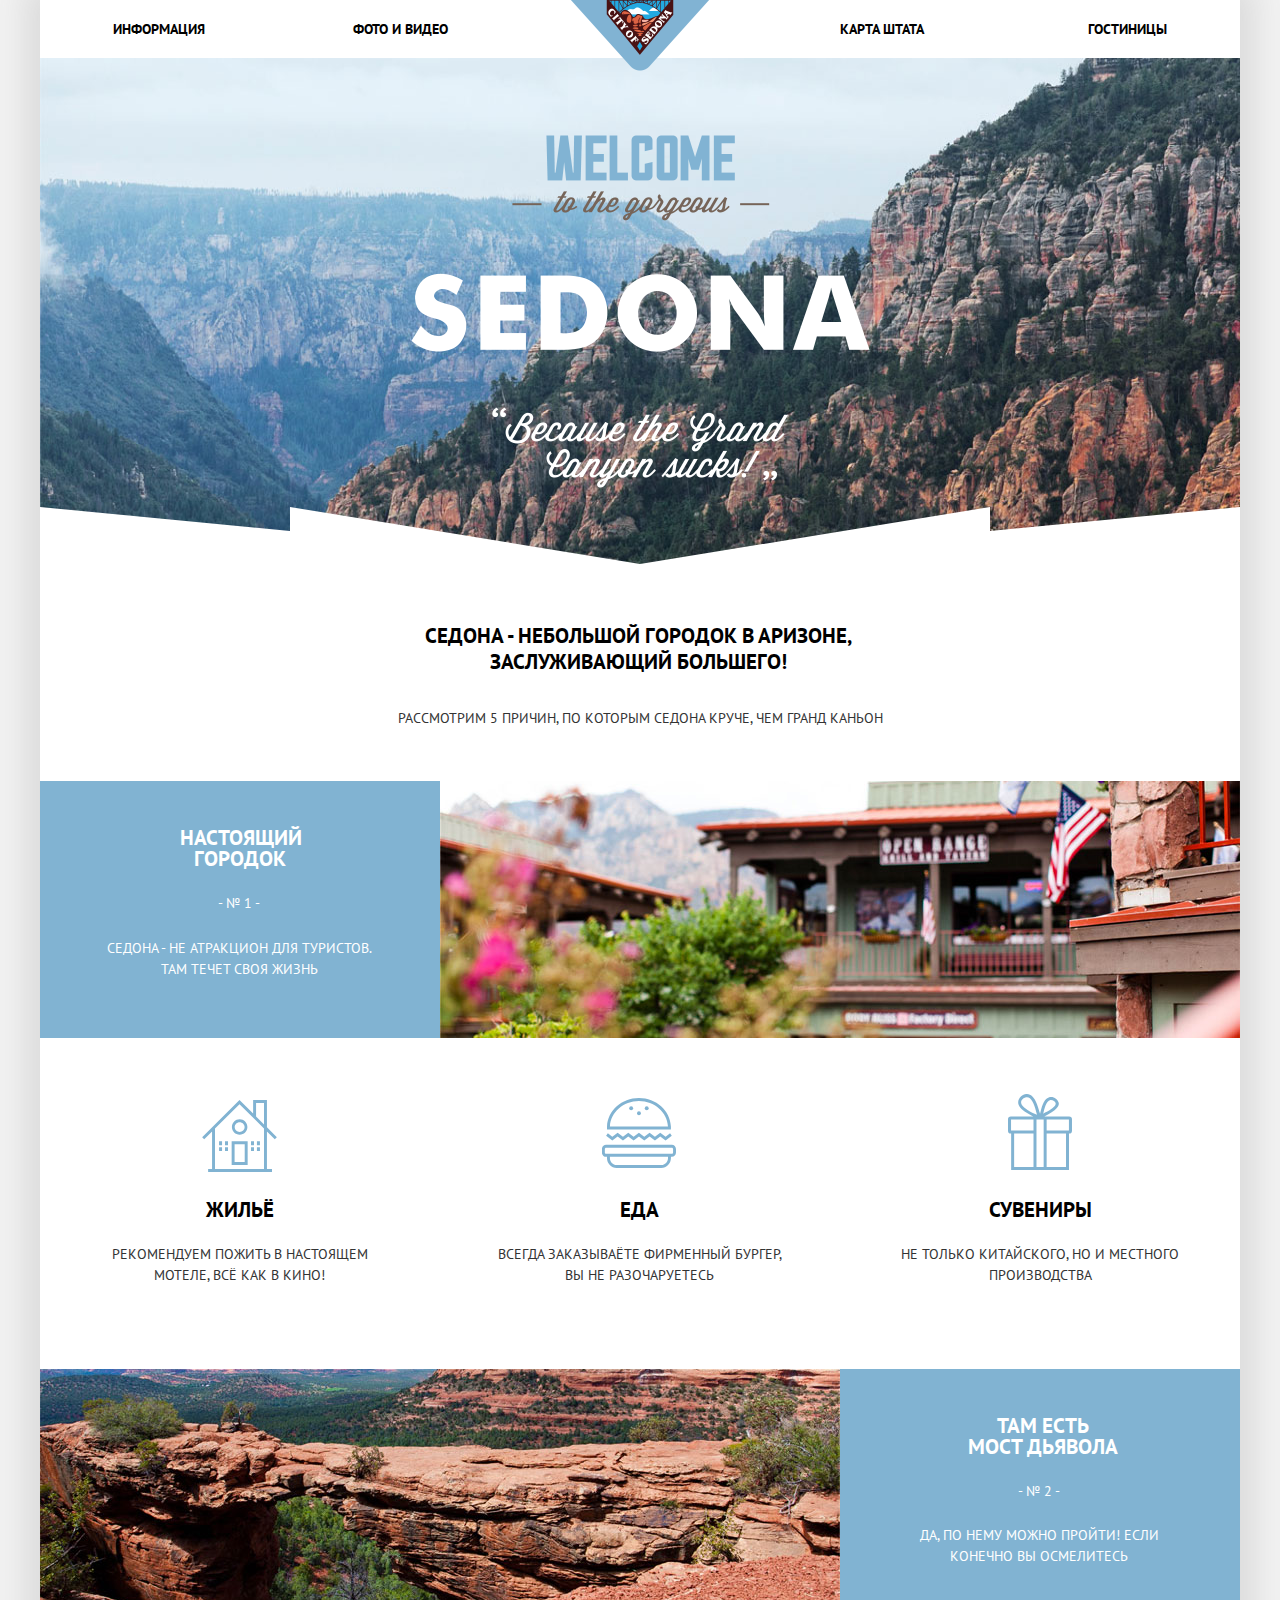
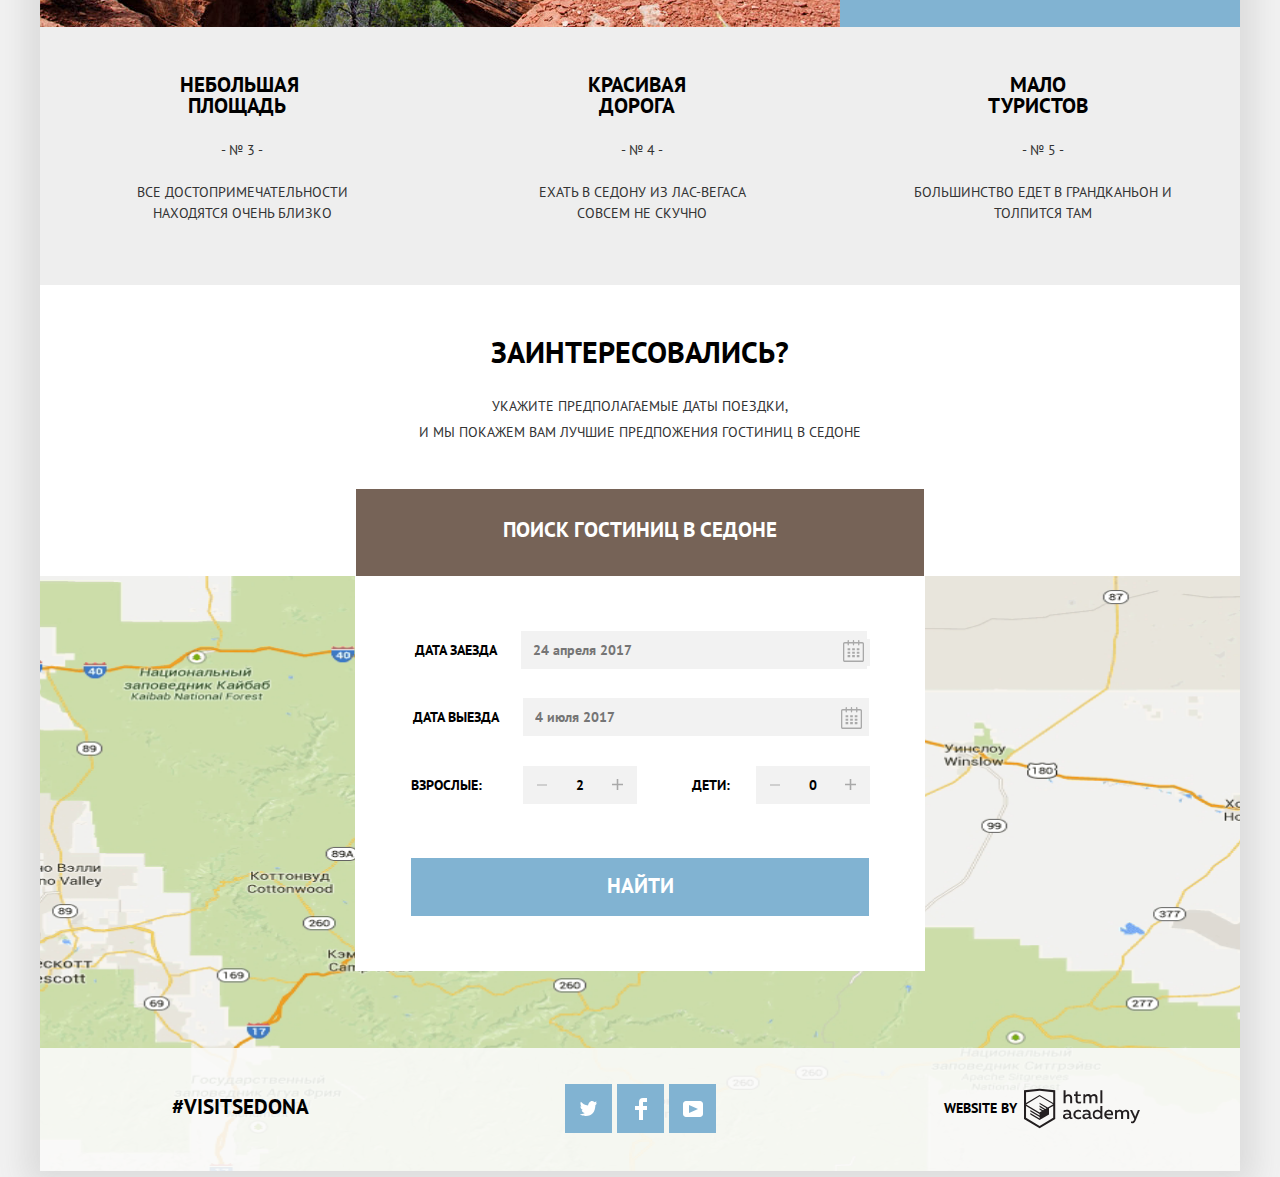
<file: index.html>
<!DOCTYPE html>
<html lang="ru">

<head>
  <meta charset="utf-8">
  <title>HTML Academy: Седона</title>
  <link href="https://fonts.googleapis.com/css?family=PT+Sans:400,700&display=swap&subset=cyrillic" rel="stylesheet">
  <link rel="stylesheet" href="css/normalize.css">
  <link rel="stylesheet" href="css/style.min.css">
</head>

<body>
  <div class="container-center">
    <header class="main-header">
      <a href="index.html" class="logo">
        <img src="img/logo.png" width="140" height="71" alt="Логотип города Седона">
      </a>
      <nav aria-label="Навигация по странице" class="main-nav">
        <ul class="site-nav">
          <li><a href="#" class="site-nav-list">Информация</a></li>
          <li><a href="#" class="site-nav-list">Фото и видео</a></li>
          <li><a href="#" class="site-nav-list">Карта штата</a></li>
          <li><a href="catalog.html" class="site-nav-list">Гостиницы</a></li>
        </ul>
      </nav>
    </header>

    <main>
      <h1 class="visually-hidden">Туристический городок Седона</h1>
      <div class="welcome">
        <img src="img/welcome.png" class="welcome-img" alt="Welcome to the gorgeous SEDONA Because the grand canyoun lucks!" height="353" width="459">
      </div>

      <section class="features">
        <h2 class="visually-hidden">Преимущества</h2>
        <div>
          <p class="features-intro">Седона - небольшой городок в аризоне, заслуживающий большего!</p>
          <p class="features-fraze">Рассмотрим 5 причин, по которым Седона круче, чем гранд каньон</p>
        </div>
        <div class="features-list-one">
          <div class="features-list-one-color">
            <h3>Настоящий городок</h3>
            <p>- № 1 -</p>
            <p>Седона - не атракцион для туристов. Там течет своя жизнь</p>
          </div>
          <div class="features-list-one-img">
            <img class="sedona-img" src="img/sedona.jpg" alt="Фотография города Седона" width="800" height="401">
          </div>
        </div>
        <ul class="features-list">
          <li class="features-item">
            <h3 class="home">Жильё</h3>
            <p>рекомендуем пожить в настоящем мотеле, всё как в кино!</p>
          </li>
          <li class="features-item">
            <h3 class="food">Еда</h3>
            <p>всегда заказываёте фирменный бургер, вы не разочаруетесь</p>
          </li>
          <li class="features-item">
            <h3 class="box">Сувениры</h3>
            <p>не только китайского, но и местного производства</p>
          </li>
        </ul>
        <div class="features-list-two">
          <div class="features-list-two-img">
            <img class="bridge-img" src="img/devilbridge.jpg" alt="Фотография моста дьявола" width="800" height="400">
          </div>
          <div class="features-list-two-color">
            <h3>Там есть <br> мост дьявола</h3>
            <p>- № 2 -</p>
            <p>Да, по нему можно пройти! если конечно вы осмелитесь</p>
          </div>
        </div>
        <ul class="features-list grey">
          <li class="features-item grey">
            <h3>небольшая площадь</h3>
            <p>- № 3 -</p>
            <p>все достопримечательности находятся очень близко</p>
          </li>
          <li class="features-item grey">
            <h3>красивая дорога</h3>
            <p>- № 4 -</p>
            <p>ехать в седону из лас-вегаса совсем не скучно</p>
          </li>
          <li class="features-item grey">
            <h3>мало туристов</h3>
            <p>- № 5 -</p>
            <p>большинство едет в грандканьон и толпится там</p>
          </li>
        </ul>
      </section>

      <section>
        <h2 class="subtitle">Заинтересовались?</h2>
        <p class="features-fraze">укажите предполагаемые даты поездки, <br>и мы покажем вам лучшие предпожения гостиниц в Седоне</p>
        <div class="subtitle-btn">
          <a href="search.html" class="search-main">Поиск гостиниц в Седоне</a>
        </div>
        <form class="popup popup-animation" action="https://echo.htmlacademy.ru" method="post">
          <p class="date-in">
            <label for="check-in">Дата заезда</label>
            <input type="text" name="check-in" id="check-in" placeholder="24 апреля 2017" class="check-in">
            <button type="button" class="calendar" aria-label="Календарь для выбора даты заезда">
              <svg xmlns="http://www.w3.org/2000/svg" width="21" height="22" viewBox="0 0 21 22"><g>
                <path d="M19.251 2.025h-2.845V.648c0-.381-.294-.689-.656-.689-.363 0-.656.308-.656.689v1.377h-3.938V.648c0-.381-.294-.689-.655-.689-.363 0-.657.308-.657.689v1.377H5.906V.648c0-.381-.294-.689-.656-.689-.363 0-.657.308-.657.689v1.377H1.75C.784 2.025 0 2.847 0 3.862v16.302C0 21.179.784 22 1.75 22h17.501c.966 0 1.749-.821 1.749-1.836V3.862c0-1.015-.783-1.837-1.749-1.837zm.437 18.139a.448.448 0 0 1-.437.459H1.75a.45.45 0 0 1-.438-.459V3.862a.45.45 0 0 1 .438-.459h2.844v1.378c0 .381.294.689.657.689.362 0 .656-.308.656-.689V3.403h3.938v1.378c0 .381.294.689.657.689.361 0 .655-.308.655-.689V3.403h3.938v1.378c0 .381.293.689.656.689.362 0 .656-.308.656-.689V3.403h2.845c.241 0 .437.206.437.459v16.302z" />
                <path d="M4.594 8.225h2.625v2.066H4.594zM4.594 11.668h2.625v2.067H4.594zM4.594 15.112h2.625v2.066H4.594zM9.188 15.112h2.625v2.066H9.188zM9.188 11.668h2.625v2.067H9.188zM9.188 8.225h2.625v2.066H9.188zM13.781 15.112h2.625v2.066h-2.625zM13.781 11.668h2.625v2.067h-2.625zM13.781 8.225h2.625v2.066h-2.625z" /></g>
              </svg>
            </button>
          </p>
          <p class="date-out">
            <label for="check-out">Дата выезда</label>
            <input type="text" name="check-out" id="check-out" placeholder="4 июля 2017" class="check-out">
            <button type="button" class="calendar" aria-label="Календарь для выбора даты выезда">
              <svg xmlns="http://www.w3.org/2000/svg" width="21" height="22" viewBox="0 0 21 22"><g>
                <path d="M19.251 2.025h-2.845V.648c0-.381-.294-.689-.656-.689-.363 0-.656.308-.656.689v1.377h-3.938V.648c0-.381-.294-.689-.655-.689-.363 0-.657.308-.657.689v1.377H5.906V.648c0-.381-.294-.689-.656-.689-.363 0-.657.308-.657.689v1.377H1.75C.784 2.025 0 2.847 0 3.862v16.302C0 21.179.784 22 1.75 22h17.501c.966 0 1.749-.821 1.749-1.836V3.862c0-1.015-.783-1.837-1.749-1.837zm.437 18.139a.448.448 0 0 1-.437.459H1.75a.45.45 0 0 1-.438-.459V3.862a.45.45 0 0 1 .438-.459h2.844v1.378c0 .381.294.689.657.689.362 0 .656-.308.656-.689V3.403h3.938v1.378c0 .381.294.689.657.689.361 0 .655-.308.655-.689V3.403h3.938v1.378c0 .381.293.689.656.689.362 0 .656-.308.656-.689V3.403h2.845c.241 0 .437.206.437.459v16.302z" />
                <path d="M4.594 8.225h2.625v2.066H4.594zM4.594 11.668h2.625v2.067H4.594zM4.594 15.112h2.625v2.066H4.594zM9.188 15.112h2.625v2.066H9.188zM9.188 11.668h2.625v2.067H9.188zM9.188 8.225h2.625v2.066H9.188zM13.781 15.112h2.625v2.066h-2.625zM13.781 11.668h2.625v2.067h-2.625zM13.781 8.225h2.625v2.066h-2.625z" /></g>
              </svg>
            </button>
          </p>
          <div class="number-guest">
            <div class="btn-adults">
              <label for="adults">Взрослые:</label>
              <button type="button" class="number-guest-btn left">
                <svg version="1.1" width="10" xmlns="http://www.w3.org/2000/svg" xmlns:xlink="http://www.w3.org/1999/xlink" x="0px" y="0px" viewBox="0 0 42 42" style="enable-background:new 0 0 42 42;" xml:space="preserve"><rect y="19" width="42" height="4" /></svg>
              </button>
              <input type="text" name="adults" id="adults" value="2" class="number-guest-btn">
              <button type="button" class="number-guest-btn">
                <svg version="1.1" xmlns="http://www.w3.org/2000/svg" xmlns:xlink="http://www.w3.org/1999/xlink" x="0" y="0" width="11" height="11" viewBox="0 0 357 357" style="enable-background:new 0 0 357 357;" xml:space="preserve"><g>
                  <path d="M357,204H204v153h-51V204H0v-51h153V0h51v153h153V204z" /></g>
                </svg>
              </button>
            </div>
            <div class="btn-children">
              <label for="children">Дети:</label>
              <button type="button" class="number-guest-btn">
                <svg version="1.1" width="10" xmlns="http://www.w3.org/2000/svg" xmlns:xlink="http://www.w3.org/1999/xlink" x="0px" y="0px" viewBox="0 0 42 42" style="enable-background:new 0 0 42 42;" xml:space="preserve"><rect y="19" width="42" height="4" /></svg>
              </button>
              <input type="text" name="children" id="children" value="0" class="number-guest-btn">
              <button type="button" class="number-guest-btn">
                <svg version="1.1" xmlns="http://www.w3.org/2000/svg" xmlns:xlink="http://www.w3.org/1999/xlink" x="0" y="0" width="11" height="11" viewBox="0 0 357 357" style="enable-background:new 0 0 357 357;" xml:space="preserve"><g>
                  <path d="M357,204H204v153h-51V204H0v-51h153V0h51v153h153V204z" /></g>
                </svg>
              </button>
            </div>
          </div>
          <button type="submit" class="found">Найти</button>
        </form>
      </section>
      <section class="map">
        <h3 class="visually-hidden">Карта Седоны</h3>
        <iframe src="https://www.google.com/maps/embed?pb=!1m18!1m12!1m3!1d457075.5288376768!2d-111.88322182954033!3d34.84328485168527!2m3!1f0!2f0!3f0!3m2!1i1024!2i768!4f13.1!3m3!1m2!1s0x872da132f942b00d%3A0x5548c523fa6c8efd!2z0KHQtdC00L7QvdCwLCDQkNGA0LjQt9C-0L3QsCA4NjMzNiwg0KHQqNCQ!5e0!3m2!1sru!2sru!4v1572194821630!5m2!1sru!2sru" width="1200" height="595" allowfullscreen=""></iframe>
      </section>
    </main>

    <footer class="footer footer-main">

      <a href="index.html" class="footer-contacts">#VisitSedona</a>

      <ul class="footer-social">
        <li>
          <a href="#" class="social-button" aria-label="Твитер">
            <svg xmlns="http://www.w3.org/2000/svg" xmlns:xlink="http://www.w3.org/1999/xlink" width="17" height="15" viewBox="0 0 17 15">
              <path fill="#FFF" d="M10.95.144c1.685-.496 2.984.27 3.577 1.179.673-.231 1.331-.481 2.011-.708a2.345 2.345 0 0 1-.857 1.768c.685.17 1.304-.491 1.304-.491-.169 1-1.006 1.788-1.563 2.024-.231 6.75-3.175 11.217-10.077 11.082h-.446c-.41 0-4.164-.46-4.898-1.887 2.271.196 3.893-.422 4.693-1.177-.96-.3-2.679-.477-2.979-2.95.349.106.564.228 1.19.119C1.705 8.247.374 7.53.448 5.33c.285.328 1.067.536 1.34.472C1.085 5.561-.182 2.442.894.85c1.818 1.854 3.735 3.606 7.152 3.773C8.254 2.33 9.183.793 10.95.144z" />
            </svg>
          </a>
        </li>
        <li>
          <a href="#" class="social-button" aria-label="Фейсбук">
            <svg xmlns="http://www.w3.org/2000/svg" width="12" height="22" viewBox="0 0 12 22">
              <path fill="#FFF" d="M12 4V0H8a4 4 0 0 0-4 4v4H0v4h4v10h4V12h4V8H8V4h4z"/>
            </svg>
          </a>
        </li>
        <li>
          <a href="#" class="social-button" aria-label="Ю-туб">
            <svg xmlns="http://www.w3.org/2000/svg" xmlns:xlink="http://www.w3.org/1999/xlink" width="20" height="16" viewBox="0 0 20 16">
              <path fill="#FFF" d="M17 0H3C1.35 0 0 1.35 0 3v10c0 1.65 1.35 3 3 3h14c1.65 0 3-1.35 3-3V3c0-1.65-1.35-3-3-3zM6.027 11.998V4.002L15.014 8l-8.987 3.998z" />
            </svg>
          </a>
        </li>
      </ul>
      <p class="footer-htmlacademy">Website by</p>
      <a href="https://htmlacademy.ru/intensive/htmlcss">
        <svg class="htmlacademy-btn" xmlns="http://www.w3.org/2000/svg" viewBox="0 0 108.08 36.85" width="116" height="41">
          <path d="M44.61,26.88a2,2,0,0,0,.55-0.1v1.33a3.25,3.25,0,0,1-1.18.21,1.67,1.67,0,0,1-1.67-1,4.84,4.84,0,0,1-3.14,1.08c-1.51,0-2.91-.83-2.91-2.55,0-2.13,2-2.79,3.71-2.79a11.08,11.08,0,0,1,2.17.25v-0.3c0-1-.76-1.77-2.19-1.77a7.42,7.42,0,0,0-3,.64v-1.7a10.21,10.21,0,0,1,3.19-.55c2.36,0,3.81,1.12,3.81,3.65v3a0.54,0.54,0,0,0,.49.59h0.17Zm-6.44-1.13A1.35,1.35,0,0,0,39.63,27h0.11a3.39,3.39,0,0,0,2.41-1V24.58a9.72,9.72,0,0,0-1.81-.21c-1,0-2.16.33-2.16,1.38h0Zm12.36-6.11a5,5,0,0,1,2.57.64V22a4.08,4.08,0,0,0-2.3-.7,2.75,2.75,0,1,0,0,5.49,5,5,0,0,0,2.43-.64v1.71a6.27,6.27,0,0,1-2.76.57A4.21,4.21,0,0,1,46,24.51q0-.21,0-0.41a4.32,4.32,0,0,1,4.18-4.46h0.38Zm12.17,7.24a2,2,0,0,0,.55-0.1v1.33a3.25,3.25,0,0,1-1.18.21,1.67,1.67,0,0,1-1.67-1,4.84,4.84,0,0,1-3.14,1.08c-1.51,0-2.91-.83-2.91-2.55,0-2.13,2-2.79,3.71-2.79a11.08,11.08,0,0,1,2.17.25v-0.3c0-1-.76-1.77-2.19-1.77a7.42,7.42,0,0,0-3,.64v-1.7a10.21,10.21,0,0,1,3.19-.55c2.36,0,3.81,1.12,3.81,3.65v3a0.54,0.54,0,0,0,.49.59h0.17Zm-6.44-1.13A1.35,1.35,0,0,0,57.73,27h0.11a3.39,3.39,0,0,0,2.41-1V24.58a9.72,9.72,0,0,0-1.81-.21c-1.06,0-2.16.33-2.16,1.38h0ZM73,16V28.2H71.35V26.88a3.88,3.88,0,0,1-3.19,1.54,4.4,4.4,0,0,1,0-8.78,3.81,3.81,0,0,1,3,1.3V16H73Zm-4.53,5.22a2.76,2.76,0,1,0,0,5.52A2.86,2.86,0,0,0,71.15,25V23A2.91,2.91,0,0,0,68.49,21.27ZM79,19.64c3.31,0,4.46,2.68,3.92,5.09H76.7c0.21,1.5,1.67,2.11,3.19,2.11a6.11,6.11,0,0,0,2.64-.59v1.6a7.14,7.14,0,0,1-3,.57C77,28.42,74.78,27,74.78,24a4.18,4.18,0,0,1,4-4.39H79Zm0.09,1.54a2.28,2.28,0,0,0-2.44,2.1v0.06H81.3A2,2,0,0,0,79.13,21.18Zm5.73,7V19.87h1.65v1a3.81,3.81,0,0,1,2.78-1.27A2.86,2.86,0,0,1,91.89,21a4.12,4.12,0,0,1,2.91-1.33A3.06,3.06,0,0,1,98,23V28.2h-1.9V23.05a1.59,1.59,0,0,0-1.42-1.75H94.42a2.8,2.8,0,0,0-2.07,1.12V28.2h-1.9V23.05A1.59,1.59,0,0,0,89,21.31H88.8a3,3,0,0,0-2.21,1.29v5.63H84.86Zm21.31-8.33h1.9l-3.91,9.46c-0.9,2.17-2.09,2.86-3.35,2.86a4.76,4.76,0,0,1-1.1-.14V30.46a2.86,2.86,0,0,0,.85.12c0.9,0,1.58-.64,2.07-1.9l0.17-.42-4-8.4h2l2.86,6.29ZM38.73,1.46V6.22a3.81,3.81,0,0,1,2.7-1.14,3.25,3.25,0,0,1,3.44,3.4v5.15H43V8.72a1.81,1.81,0,0,0-1.61-2h-0.3a2.93,2.93,0,0,0-2.32,1.39v5.52h-1.9V1.46h1.9ZM49.94,2.31v3h3V6.91h-3v3.81c0,1.1.5,1.46,1.58,1.46a4.49,4.49,0,0,0,1.69-.33v1.6A6.8,6.8,0,0,1,51,13.8a2.55,2.55,0,0,1-2.86-2.74V6.89H46.58V5.26h1.5V2.74Zm5.4,11.31V5.28H57v1A3.81,3.81,0,0,1,59.77,5a2.86,2.86,0,0,1,2.6,1.33A4.12,4.12,0,0,1,65.28,5,3.06,3.06,0,0,1,68.44,8.4v5.21h-1.9V8.46a1.59,1.59,0,0,0-1.42-1.75H64.89a2.8,2.8,0,0,0-2.07,1.12v5.78h-1.9V8.46A1.59,1.59,0,0,0,59.5,6.71H59.27A3,3,0,0,0,57.06,8v5.63H55.34ZM71.17,1.45H73V13.6H71.17V1.45ZM14.71,0H14.55L0,1.54V28.21l14.55,8.66,14.55-8.66V1.54Zm12.5,27.1L14.55,34.64,1.9,27.12V16.18l12.59,7.5V25L5.86,19.9v1.31l8.68,5.21v1.39L5.87,22.65V24l8.68,5.21,8.75-5.24V18.31L27.2,16V27.12Zm0-12.53-3.48,2-1.6,1L14.51,13v1.31L21,18.23H21l-0.14.09-1,.54-5.37-3.2V17l4.24,2.52-1,.67-3.2-1.9v1.31l2.1,1.24L14.5,22.1,2,14.65,14.51,7.11Zm0-1.32L14.49,5.76,1.91,13.25v-10L14.56,1.92,27.21,3.25v10h0Z" transform="translate(0 -0.02)" fill="#231f20" />
        </svg>
      </a>
    </footer>
  </div>
  <script src="js/script.min.js"></script>
</body>

</html>
</file>
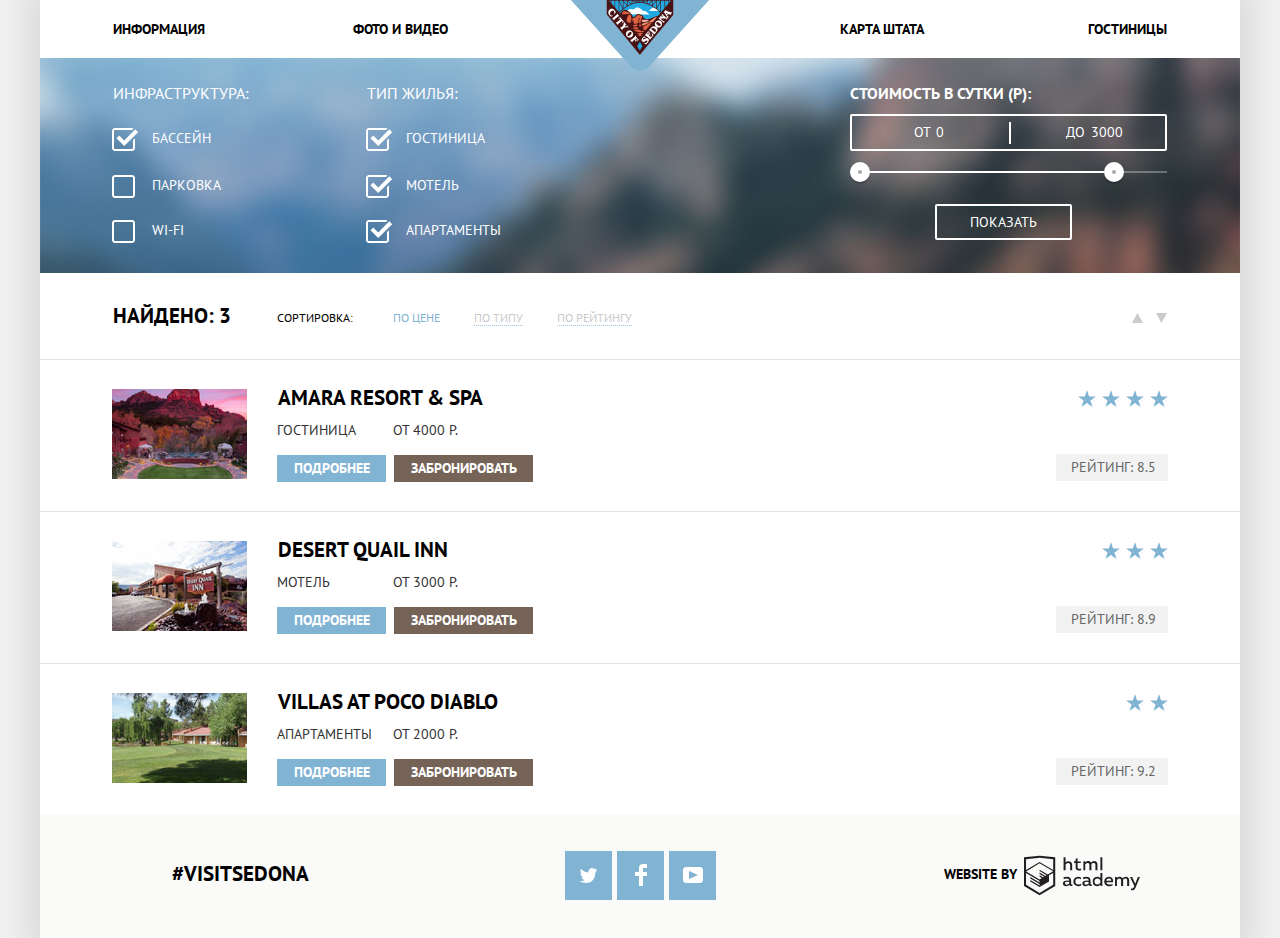
<file: catalog.html>
<!DOCTYPE html>
<html lang="ru">

<head>
  <meta charset="utf-8">
  <title>HTML Academy: Седона</title>
  <link href="https://fonts.googleapis.com/css?family=PT+Sans:400,700&display=swap&subset=cyrillic" rel="stylesheet">
  <link rel="stylesheet" href="css/normalize.css">
  <link rel="stylesheet" href="css/style.min.css">
</head>

<body>
  <div class="container-center">
    <header class="main-header">
      <a href="index.html" class="logo">
        <img src="img/logo.png" width="140" height="71" alt="Логотип города Седона">
      </a>
      <nav aria-label="Навигация по странице" class="main-nav">
        <ul class="site-nav">
          <li><a href="#" class="site-nav-list">Информация</a></li>
          <li><a href="#" class="site-nav-list">Фото и видео</a></li>
          <li><a href="#" class="site-nav-list">Карта штата</a></li>
          <li><a href="catalog.html" class="site-nav-list">Гостиницы</a></li>
        </ul>
      </nav>
    </header>

    <section class="catalog-main">
      <h3 class="visually-hidden">Гостиницы Седоны</h3>
      <form action="https://echo.htmlacademy.ru" method="post" class="points">
        <div>
          <fieldset class="points-one">
            <legend>Инфраструктура:</legend>
            <p>
              <input type="checkbox" name="pool" id="pool" checked class="checkbox">
              <label for="pool" class="catalog-points">Бассейн</label>
            </p>
            <p>
              <input type="checkbox" name="parking" id="parking" class="checkbox">
              <label for="parking" class="catalog-points">Парковка</label>
            </p>
            <p>
              <input type="checkbox" name="wi-fi" id="wi-fi" class="checkbox">
              <label for="wi-fi" class="catalog-points">wi-fi</label>
            </p>
          </fieldset>
        </div>
        <div>
          <fieldset class="points-two">
            <legend>Тип жилья:</legend>
            <p>
              <input type="checkbox" name="hotel" id="hotel" checked class="checkbox">
              <label for="hotel" class="catalog-points">Гостиница</label>
            </p>
            <p>
              <input type="checkbox" name="motel" id="motel" checked class="checkbox">
              <label for="motel" class="catalog-points">Мотель</label>
            </p>
            <p>
              <input type="checkbox" name="aparts" id="aparts" checked class="checkbox">
              <label for="aparts" class="catalog-points">Апартаменты</label>
            </p>
          </fieldset>
        </div>
        <div class="filter-range">
          <div class="filter-range-title">Стоимость в сутки (р):</div>
          <div class="price-controls">
            <label class="min-price">от <input type="text" name="min-price" value="0"></label>
            <label class="max-price">до <input type="text" name="max-price" value="3000"></label>
          </div>
          <div class="range-controls">
            <div class="scale">
              <div class="bar"></div>
            </div>
            <div class="range-toggle range-toggle-min"></div>
            <div class="range-toggle range-toggle-max"></div>
          </div>
          <button class="btn-transparent" type="submit">Показать</button>
        </div>
      </form>
    </section>

    <section class="catalog-content">
      <div class="catalog-found">
        <h3 class="">Найдено: 3</h3>
        <ul class="catalog-list">
          <li class="catalog-item">Сортировка:</li>
          <li class="catalog-item"><a href="sort.html" class="btn active">по цене</a></li>
          <li class="catalog-item"><a href="sort.html" class="btn">по типу</a></li>
          <li class="catalog-item"><a href="sort.html" class="btn">по рейтингу</a></li>
        </ul>
        <div class="btn-arrow">
          <button class="arrow-up" aria-label="Фильтр по возрастанию">
            <svg xmlns="http://www.w3.org/2000/svg" width="11" height="10" viewBox="0 0 11 10">
              <path d="M5.5 0L0 10h11z" />
            </svg>
          </button>
          <button class="arrow-down" aria-label="Фильтр по убыванию">
            <svg xmlns="http://www.w3.org/2000/svg" width="11" height="10" viewBox="0 0 11 10">
              <path d="M5.5 10L0 0h11" />
            </svg>
          </button>
        </div>
      </div>
      <div class="found-hotel">
        <div class="hotel-img">
          <img src="img/1catalog.jpg" width="135" height="90" alt="фото отеля">
        </div>
        <div class="about-hotel">
          <h3 class="hotel-name">Amara resort & spa</h3>
          <p class="cost"><span>гостиница</span> <span>от 4000 Р.</span></p>
          <div class="info-buy">
            <a href="#" class="detail">Подробнее</a>
            <a href="#" class="reserv">Забронировать</a>
          </div>
        </div>
        <div class="rate">
          <div class="rate-star">
            <span class="rating"></span>
            <span class="rating"></span>
            <span class="rating"></span>
            <span class="rating"></span>
          </div>
          <p>Рейтинг: 8.5</p>
        </div>
      </div>
      <div class="found-hotel">
        <div class="hotel-img">
          <img src="img/3catalog.jpg" width="135" height="90" alt="фото отеля">
        </div>
        <div class="about-hotel">
          <h3 class="hotel-name">Desert quail inn</h3>
          <p class="cost"><span>мотель</span> <span>от 3000 Р.</span></p>
          <div class="info-buy">
            <a href="#" class="detail">Подробнее</a>
            <a href="#" class="reserv">Забронировать</a>
          </div>
        </div>
        <div class="rate">
          <div class="rate-star">
            <span class="rating"></span>
            <span class="rating"></span>
            <span class="rating"></span>
          </div>
          <p>Рейтинг: 8.9</p>
        </div>
      </div>
      <div class="found-hotel">
        <div class="hotel-img">
          <img src="img/2catalog.jpg" width="135" height="90" alt="фото отеля">
        </div>
        <div class="about-hotel">
          <h3 class="hotel-name">Villas at poco diablo</h3>
          <p class="cost"><span>апартаменты</span> <span>от 2000 Р.</span></p>
          <div class="info-buy">
            <a href="#" class="detail">Подробнее</a>
            <a href="#" class="reserv">Забронировать</a>
          </div>
        </div>
        <div class="rate">
          <div class="rate-star">
            <span class="rating"></span>
            <span class="rating"></span>
          </div>
          <p>Рейтинг: 9.2</p>
        </div>
      </div>
    </section>

    <footer class="footer">
      <a href="index.html" class="footer-contacts">#VisitSedona</a>
      <ul class="footer-social">
        <li>
          <a href="#" class="social-button" aria-label="Твитер">
            <svg xmlns="http://www.w3.org/2000/svg" xmlns:xlink="http://www.w3.org/1999/xlink" width="17" height="15" viewBox="0 0 17 15">
              <path fill="#FFF" d="M10.95.144c1.685-.496 2.984.27 3.577 1.179.673-.231 1.331-.481 2.011-.708a2.345 2.345 0 0 1-.857 1.768c.685.17 1.304-.491 1.304-.491-.169 1-1.006 1.788-1.563 2.024-.231 6.75-3.175 11.217-10.077 11.082h-.446c-.41 0-4.164-.46-4.898-1.887 2.271.196 3.893-.422 4.693-1.177-.96-.3-2.679-.477-2.979-2.95.349.106.564.228 1.19.119C1.705 8.247.374 7.53.448 5.33c.285.328 1.067.536 1.34.472C1.085 5.561-.182 2.442.894.85c1.818 1.854 3.735 3.606 7.152 3.773C8.254 2.33 9.183.793 10.95.144z" />
            </svg>
          </a>
        </li>
        <li>
          <a href="#" class="social-button" aria-label="Фейсбук">
            <svg xmlns="http://www.w3.org/2000/svg" width="12" height="22" viewBox="0 0 12 22">
              <path fill="#FFF" d="M12 4V0H8a4 4 0 0 0-4 4v4H0v4h4v10h4V12h4V8H8V4h4z" />
            </svg>
          </a>
        </li>
        <li>
          <a href="#" class="social-button" aria-label="Ю-туб">
            <svg xmlns="http://www.w3.org/2000/svg" xmlns:xlink="http://www.w3.org/1999/xlink" width="20" height="16" viewBox="0 0 20 16">
              <path fill="#FFF" d="M17 0H3C1.35 0 0 1.35 0 3v10c0 1.65 1.35 3 3 3h14c1.65 0 3-1.35 3-3V3c0-1.65-1.35-3-3-3zM6.027 11.998V4.002L15.014 8l-8.987 3.998z" />
            </svg>
          </a>
        </li>
      </ul>
      <p class="footer-htmlacademy">Website by</p>
      <a href="https://htmlacademy.ru/intensive/htmlcss">
        <svg class="htmlacademy-btn" xmlns="http://www.w3.org/2000/svg" viewBox="0 0 108.08 36.85" width="116" height="41">
          <path d="M44.61,26.88a2,2,0,0,0,.55-0.1v1.33a3.25,3.25,0,0,1-1.18.21,1.67,1.67,0,0,1-1.67-1,4.84,4.84,0,0,1-3.14,1.08c-1.51,0-2.91-.83-2.91-2.55,0-2.13,2-2.79,3.71-2.79a11.08,11.08,0,0,1,2.17.25v-0.3c0-1-.76-1.77-2.19-1.77a7.42,7.42,0,0,0-3,.64v-1.7a10.21,10.21,0,0,1,3.19-.55c2.36,0,3.81,1.12,3.81,3.65v3a0.54,0.54,0,0,0,.49.59h0.17Zm-6.44-1.13A1.35,1.35,0,0,0,39.63,27h0.11a3.39,3.39,0,0,0,2.41-1V24.58a9.72,9.72,0,0,0-1.81-.21c-1,0-2.16.33-2.16,1.38h0Zm12.36-6.11a5,5,0,0,1,2.57.64V22a4.08,4.08,0,0,0-2.3-.7,2.75,2.75,0,1,0,0,5.49,5,5,0,0,0,2.43-.64v1.71a6.27,6.27,0,0,1-2.76.57A4.21,4.21,0,0,1,46,24.51q0-.21,0-0.41a4.32,4.32,0,0,1,4.18-4.46h0.38Zm12.17,7.24a2,2,0,0,0,.55-0.1v1.33a3.25,3.25,0,0,1-1.18.21,1.67,1.67,0,0,1-1.67-1,4.84,4.84,0,0,1-3.14,1.08c-1.51,0-2.91-.83-2.91-2.55,0-2.13,2-2.79,3.71-2.79a11.08,11.08,0,0,1,2.17.25v-0.3c0-1-.76-1.77-2.19-1.77a7.42,7.42,0,0,0-3,.64v-1.7a10.21,10.21,0,0,1,3.19-.55c2.36,0,3.81,1.12,3.81,3.65v3a0.54,0.54,0,0,0,.49.59h0.17Zm-6.44-1.13A1.35,1.35,0,0,0,57.73,27h0.11a3.39,3.39,0,0,0,2.41-1V24.58a9.72,9.72,0,0,0-1.81-.21c-1.06,0-2.16.33-2.16,1.38h0ZM73,16V28.2H71.35V26.88a3.88,3.88,0,0,1-3.19,1.54,4.4,4.4,0,0,1,0-8.78,3.81,3.81,0,0,1,3,1.3V16H73Zm-4.53,5.22a2.76,2.76,0,1,0,0,5.52A2.86,2.86,0,0,0,71.15,25V23A2.91,2.91,0,0,0,68.49,21.27ZM79,19.64c3.31,0,4.46,2.68,3.92,5.09H76.7c0.21,1.5,1.67,2.11,3.19,2.11a6.11,6.11,0,0,0,2.64-.59v1.6a7.14,7.14,0,0,1-3,.57C77,28.42,74.78,27,74.78,24a4.18,4.18,0,0,1,4-4.39H79Zm0.09,1.54a2.28,2.28,0,0,0-2.44,2.1v0.06H81.3A2,2,0,0,0,79.13,21.18Zm5.73,7V19.87h1.65v1a3.81,3.81,0,0,1,2.78-1.27A2.86,2.86,0,0,1,91.89,21a4.12,4.12,0,0,1,2.91-1.33A3.06,3.06,0,0,1,98,23V28.2h-1.9V23.05a1.59,1.59,0,0,0-1.42-1.75H94.42a2.8,2.8,0,0,0-2.07,1.12V28.2h-1.9V23.05A1.59,1.59,0,0,0,89,21.31H88.8a3,3,0,0,0-2.21,1.29v5.63H84.86Zm21.31-8.33h1.9l-3.91,9.46c-0.9,2.17-2.09,2.86-3.35,2.86a4.76,4.76,0,0,1-1.1-.14V30.46a2.86,2.86,0,0,0,.85.12c0.9,0,1.58-.64,2.07-1.9l0.17-.42-4-8.4h2l2.86,6.29ZM38.73,1.46V6.22a3.81,3.81,0,0,1,2.7-1.14,3.25,3.25,0,0,1,3.44,3.4v5.15H43V8.72a1.81,1.81,0,0,0-1.61-2h-0.3a2.93,2.93,0,0,0-2.32,1.39v5.52h-1.9V1.46h1.9ZM49.94,2.31v3h3V6.91h-3v3.81c0,1.1.5,1.46,1.58,1.46a4.49,4.49,0,0,0,1.69-.33v1.6A6.8,6.8,0,0,1,51,13.8a2.55,2.55,0,0,1-2.86-2.74V6.89H46.58V5.26h1.5V2.74Zm5.4,11.31V5.28H57v1A3.81,3.81,0,0,1,59.77,5a2.86,2.86,0,0,1,2.6,1.33A4.12,4.12,0,0,1,65.28,5,3.06,3.06,0,0,1,68.44,8.4v5.21h-1.9V8.46a1.59,1.59,0,0,0-1.42-1.75H64.89a2.8,2.8,0,0,0-2.07,1.12v5.78h-1.9V8.46A1.59,1.59,0,0,0,59.5,6.71H59.27A3,3,0,0,0,57.06,8v5.63H55.34ZM71.17,1.45H73V13.6H71.17V1.45ZM14.71,0H14.55L0,1.54V28.21l14.55,8.66,14.55-8.66V1.54Zm12.5,27.1L14.55,34.64,1.9,27.12V16.18l12.59,7.5V25L5.86,19.9v1.31l8.68,5.21v1.39L5.87,22.65V24l8.68,5.21,8.75-5.24V18.31L27.2,16V27.12Zm0-12.53-3.48,2-1.6,1L14.51,13v1.31L21,18.23H21l-0.14.09-1,.54-5.37-3.2V17l4.24,2.52-1,.67-3.2-1.9v1.31l2.1,1.24L14.5,22.1,2,14.65,14.51,7.11Zm0-1.32L14.49,5.76,1.91,13.25v-10L14.56,1.92,27.21,3.25v10h0Z" transform="translate(0 -0.02)" fill="#231f20" />
        </svg>
      </a>

    </footer>
  </div>
</body>

</html>
</file>
<file: css/style.min.css>
@-webkit-keyframes shake{0%,to{-webkit-transform:translateX(0);transform:translateX(0)}10%,30%,50%,70%,90%{-webkit-transform:translateX(-10px);transform:translateX(-10px)}20%,40%,60%,80%{-webkit-transform:translateX(10px);transform:translateX(10px)}}@keyframes shake{0%,to{-webkit-transform:translateX(0);transform:translateX(0)}10%,30%,50%,70%,90%{-webkit-transform:translateX(-10px);transform:translateX(-10px)}20%,40%,60%,80%{-webkit-transform:translateX(10px);transform:translateX(10px)}}@-webkit-keyframes bounce{0%{-webkit-transform:translateY(-100px);transform:translateY(-100px)}70%{-webkit-transform:translateY(30px);transform:translateY(30px)}90%{-webkit-transform:translateY(-10px);transform:translateY(-10px)}to{-webkit-transform:translateY(0);transform:translateY(0)}}@keyframes bounce{0%{-webkit-transform:translateY(-100px);transform:translateY(-100px)}70%{-webkit-transform:translateY(30px);transform:translateY(30px)}90%{-webkit-transform:translateY(-10px);transform:translateY(-10px)}to{-webkit-transform:translateY(0);transform:translateY(0)}}body{padding:0;font-family:'PT Sans',Arial,sans-serif;font-size:14px;line-height:21px;font-weight:400;color:#000;text-transform:uppercase;background-color:#f2f2f2}a{text-decoration:none}img{max-width:100%;height:auto}.container-center{width:1200px;margin:0 auto;background-color:#fff;-webkit-box-shadow:0 0 30px 15px #dbdbdb;box-shadow:0 0 30px 15px #dbdbdb}.main-header{position:relative;padding:16px 0}.main-nav{font-size:14px;line-height:26px;margin:0;display:-webkit-box;display:-ms-flexbox;display:flex}.logo{height:71px;width:140px;padding:0;-webkit-box-ordinal-group:3;-ms-flex-order:2;order:2;position:absolute;top:0;left:50%;margin:0 0 0 -70px;z-index:1}.site-nav{list-style:none;display:-webkit-box;display:-ms-flexbox;display:flex;-ms-flex-wrap:wrap;flex-wrap:wrap;margin:0;width:100%;padding-left:73px;padding-right:73px;font-weight:700}.site-nav li{width:25%}.site-nav li:nth-child(2){margin-right:0;margin-left:-24px}.site-nav li:nth-child(3){margin-left:44px;margin-right:-20px;text-align:right}.site-nav li:nth-child(4){text-align:right}.site-nav-list{color:#000}.site-nav a:focus,.site-nav a:hover{color:#a3c7de}.site-nav a:active{color:#cacaca}.welcome{position:relative;background-color:#fff;background-image:url(../img/bg.jpg);background-position:right 0 top -61px;background-repeat:no-repeat;background-size:1200px 800px;padding-bottom:76px}.welcome-img{display:block;margin:0 auto;padding-top:77px}.welcome::after{content:url(../img/polygon.svg);position:absolute;left:0;bottom:-2.4px;line-height:0}.features-fraze,.features-intro{text-align:center;line-height:26px;padding:0}.features-intro{font-size:21px;font-weight:700;margin:59px 379px 30px 375px}.features-fraze{font-size:14px;color:#333;margin:0}.features-list-one{display:-webkit-box;display:-ms-flexbox;display:flex;-ms-flex-wrap:wrap;flex-wrap:wrap;margin-top:50px}.features-list-one-color{color:#fff;width:400px;background-color:#81b3d2;margin:0;padding:23px 0 44px}.features-list-one-img{position:relative;overflow:hidden;width:800px}.sedona-img{position:absolute;bottom:-67px}.features-list-one-color h3,.features-list-two-color h3{font-size:21px;line-height:21px;font-weight:700;padding:0}.features-list-one-color h3{text-align:center;margin:23px 140px 0}.features-list-one-color p,.features-list-two-color p{font-size:14px;line-height:21px;font-weight:400;padding:0}.features-list-one-color p{text-align:center;margin-top:24px;margin-right:60px;margin-left:58px}.features-list-two{display:-webkit-box;display:-ms-flexbox;display:flex;-ms-flex-wrap:wrap;flex-wrap:wrap}.features-list-two-color{color:#fff;text-align:center;width:400px;background-color:#81b3d2;padding-bottom:37px}.features-list-two-img{position:relative;overflow:hidden;width:800px}.bridge-img{position:absolute;top:-76px}.features-list-two-color h3{margin:46px 110px 24px 115px}.features-list-two-color p{margin-left:48px;margin-right:50px;margin-bottom:23px}.features-list{list-style:none;display:-webkit-box;display:-ms-flexbox;display:flex;-ms-flex-wrap:wrap;flex-wrap:wrap;-webkit-box-pack:justify;-ms-flex-pack:justify;justify-content:space-between;margin:0;padding:0}.features-item{position:relative;padding-top:140px;text-align:center;width:33.33%}.features-item h3{font-size:21px;line-height:21px;padding:0;margin:21px 0 20px}.features-item p,.grey p{color:#333;margin:24px 50px 83px}.grey{background-color:#eee;padding-top:0;padding-bottom:20px}.grey h3,.subtitle{margin:47px 145px 24px 140px;padding:0;color:#000}.grey p{margin:0 68px 21px 73px}.box::before,.food::before,.home::before{content:url(../img/home.svg);position:absolute;left:162px;bottom:194px}.box::before,.food::before{content:url(../img/food.svg);bottom:198px}.box::before{content:url(../img/box.svg);left:168px;bottom:196px}.subtitle{text-align:center;font-size:30px;line-height:36px;margin:49px 0 23px}.subtitle-btn{text-align:center;margin-top:44px}.search-main{font-size:21px;line-height:26px;text-transform:uppercase;font-weight:700;width:568px;padding-top:28px;padding-bottom:33px;margin:0;background-color:#766357;color:#fff;border:0;display:inline-block;vertical-align:middle}.popup{width:570px;margin-left:315px;padding-top:40px;display:-webkit-box;display:-ms-flexbox;display:flex;-webkit-box-orient:vertical;-webkit-box-direction:normal;-ms-flex-direction:column;flex-direction:column;-webkit-box-align:center;-ms-flex-align:center;align-items:center;position:absolute;z-index:1;background-color:#fff;font-weight:700}.popup-animation,.popup-err{-webkit-animation-name:bounce;animation-name:bounce;-webkit-animation-duration:.6s;animation-duration:.6s}.popup-err{-webkit-animation-name:shake;animation-name:shake}.check-in,.check-out{width:346px;height:38px;background-color:#f2f2f2;color:#000;font-weight:700;border:0;margin-left:21px;padding-left:12px;-webkit-box-sizing:border-box;box-sizing:border-box}.check-in:hover,.check-out:hover{background-color:#ebebeb}.check-in:focus,.check-out:focus{background-color:#fff}.date-in,.date-out{position:relative;margin-top:15px;margin-left:2px}.calendar{border:0;position:absolute;left:422px;top:8px;background-color:#f2f2f2}.calendar svg,.number-guest-btn svg{fill:#a9a9a9}.calendar svg:hover{fill:#000}.calendar svg:active{fill:#81b3d2}.btn-adults,.btn-children,.number-guest{display:-webkit-box;display:-ms-flexbox;display:flex}.number-guest{-webkit-box-align:center;-ms-flex-align:center;align-items:center;width:459px;-webkit-box-pack:justify;-ms-flex-pack:justify;justify-content:space-between;margin-bottom:49px}.btn-adults,.btn-children{margin-top:13px}.btn-adults input,.btn-children input{border:0;text-align:center;background-color:#f2f2f2;font-weight:700}.btn-adults label,.btn-children label{margin-right:26px;margin-top:12px}.number-guest-btn{width:38px;height:38px;border:0;background-color:#f2f2f2;padding:0;margin:3px 0 0;cursor:pointer}.number-guest-btn svg:hover{fill:#000}.number-guest-btn svg:active{fill:#81b3d2}.left{margin-left:15px}.found{font-size:21px;line-height:26px;color:#fff;text-transform:uppercase;font-weight:700;width:458px;background-color:#81b3d2;border:0;margin-top:5px;margin-bottom:55px;padding-top:15px;padding-bottom:17px}.found a{margin-top:auto;margin-left:auto;margin-right:auto;color:#fff}.map{background-image:url(../img/map.png);background-position:right -52px top 0;background-repeat:no-repeat;background-size:1718px 595px;position:relative}.map iframe{top:0;border:0}.footer{padding-top:37px;padding-bottom:36px;display:-webkit-box;display:-ms-flexbox;display:flex;-webkit-box-pack:justify;-ms-flex-pack:justify;justify-content:space-between;-webkit-box-align:center;-ms-flex-align:center;align-items:center;background-color:rgba(249,250,248,.9);font-weight:700}.footer-main{margin-top:-129px;width:1200px;position:relative}.footer-contacts{font-size:21px;line-height:26px;color:#000;margin-left:132px;margin-bottom:6px}.footer-social,.social-button{display:-webkit-box;display:-ms-flexbox;display:flex}.footer-social{list-style:none;-ms-flex-wrap:wrap;flex-wrap:wrap;-webkit-box-pack:justify;-ms-flex-pack:justify;justify-content:space-between;width:151px;margin:-3px auto 0 256px;padding:0}.social-button{-webkit-box-align:center;-ms-flex-align:center;align-items:center;-webkit-box-pack:center;-ms-flex-pack:center;justify-content:center;width:47px;height:49px;background-color:#81b3d2}.social-button:focus,.social-button:hover{background-color:#669ec0}.social-button:active{background-color:#5496bd}.social-button:active path{fill:#88b6d1}.footer-htmlacademy{padding:0;margin:0 7px 4px 0}.htmlacademy-btn{margin-right:100px;margin-top:3px}.htmlacademy-btn:focus path,.htmlacademy-btn:hover path{fill:#81b3d2}.htmlacademy-btn:active path{fill:#bdbbbc}.visually-hidden{position:absolute;width:1px;height:1px;margin:-1px;border:0;padding:0;clip:rect(0 0 0 0);overflow:hidden}.catalog-main{background-image:url(../img/filterbackground.jpg);background-position:top;background-repeat:no-repeat;background-color:#fff;padding-left:60px;padding-right:60px}.points{display:-webkit-box;display:-ms-flexbox;display:flex;padding-bottom:23px}fieldset{border:0}.hotel-form{margin-left:auto}.catalog-content{background-color:#fff}.catalog-found,.catalog-list{display:-webkit-box;display:-ms-flexbox;display:flex}.catalog-found{-webkit-box-pack:start;-ms-flex-pack:start;justify-content:flex-start;-ms-flex-wrap:wrap;flex-wrap:wrap;margin:0 73px 18px}.catalog-found h3{font-size:21px;line-height:26px;padding:0;margin:30px 0 0}.catalog-list{list-style:none;-webkit-box-pack:justify;-ms-flex-pack:justify;justify-content:space-between}.catalog-item{font-size:12px;line-height:18px;margin-top:22px;margin-left:40px}.catalog-item:first-child{margin-left:6px}.catalog-item:nth-child(3),.catalog-item:nth-child(4){margin-left:34px}.btn{color:#cacaca;cursor:pointer;border-bottom:1px dotted #a3c7de}.active{border:0;color:#81b3d2}.btn:focus,.btn:hover{color:#a3c7de;border-bottom:1px dotted #a3c7de}.btn:active{color:#000}.btn-arrow{margin-left:auto;margin-top:12px}.arrow-down,.arrow-up{border:0;padding:0;margin-top:25px;background:0 0}.arrow-up{margin-right:4px}.arrow-down svg,.arrow-up svg{fill:#cacaca}.arrow-down{margin-left:5px}.arrow-down:focus svg,.arrow-down:hover svg,.arrow-up:focus svg,.arrow-up:hover svg{fill:#231f20}.arrow-down:active svg,.arrow-up:active svg{fill:#81b3d2}.found-hotel{padding:0 72px;margin:0 0 -3px;border-top:1px solid #e5e5e5;display:-webkit-box;display:-ms-flexbox;display:flex}.hotel-img{margin-top:29px;margin-right:20px}.about-hotel{margin-left:10px}.hotel-name{font-size:21px;line-height:26px;color:#000;margin-top:25px;margin-bottom:0;margin-left:1px}.hotel-name:focus,.hotel-name:hover{color:#81b3d2}.hotel-name:active{color:#cbcbcb}.cost{font-size:14px;line-height:21px;color:#333;margin-top:8px;margin-bottom:14px}.cost span,.detail{display:inline-block;vertical-align:middle}.cost span{min-width:112px}.detail{margin-right:3.5px;padding:3px 16px 3px 17px;text-align:center;color:#fff;text-transform:uppercase;background-color:#81b3d2;border:0;font-weight:700}.detail:focus,.detail:hover{background-color:#669ec0}.detail:active{color:#93b9d2;background-color:#5496bd}.reserv{display:inline-block;vertical-align:middle;margin-right:3.5px;padding:3px 16px 3px 17px;text-align:center;color:#fff;text-transform:uppercase;background-color:#766357;border:0;font-weight:700}.reserv:focus,.reserv:hover{background-color:#604e43}.reserv:active{color:#928a85;background-color:#503e33}.rate{margin-left:auto}.rate-star{text-align:right;margin-top:30px}.rate p,.rating{display:inline-block;vertical-align:middle}.rating{margin-left:2px}.rate p{line-height:0;margin-top:41px;margin-bottom:33px;padding:13px 12px 14px 15px;color:#666;background-color:#f2f2f2}.rating::after{content:url(../img/star.svg)}.points-one legend,.points-two legend{font-size:16px;line-height:21px}.points-one,.points-two{color:#fff;margin-top:25px}.points-two{margin-left:95px}.points-one p,.points-two p{padding:0;margin:19px 0 0}.points-one p:nth-child(3),.points-two p:nth-child(3){margin-top:26px}.points-one p:nth-child(4),.points-two p:nth-child(4){margin-top:24px}.catalog-points{font-weight:400;padding:0;margin:0 0 0 39px}.checkbox{position:absolute;z-index:-1;opacity:0}.checkbox+.catalog-points{position:relative;cursor:pointer}.checkbox+.catalog-points:before{content:'';background:url(../img/checkboxoff.svg) 0 0 no-repeat;position:absolute;left:-40px;width:27px;height:23px}.checkbox:checked+.catalog-points:before{background:url(../img/checkboxon.svg) 0 0 no-repeat}.checkbox:focus+.catalog-points{outline:1px solid #88b6d1}.checkbox:disabled+.catalog-points:before{opacity:.3}.filter-range{width:317px;margin-top:25px;margin-left:337px;color:#fff;text-transform:uppercase}.filter-range-title{margin-bottom:10px;font-weight:700;font-size:16px;line-height:21px}.price-controls{position:relative;height:33px;margin-bottom:20px;font-size:0;font-weight:400;border:2px solid #fff;border-radius:2px}.price-controls::after{content:"";position:absolute;top:50%;left:158px;width:2px;height:22px;background:#fff;-webkit-transform:translate(-50%,-50%);-ms-transform:translate(-50%,-50%);transform:translate(-50%,-50%)}.price-controls label{display:inline-block;vertical-align:top;font-size:14px;line-height:30px;cursor:pointer}.price-controls .max-price,.price-controls .min-price{width:90px;padding-left:62px}.price-controls input{width:50px;margin:0;color:inherit;font:inherit;background:0 0;border:0}.range-controls{position:relative;margin-bottom:31px}.range-controls .scale{height:2px;background:rgba(255,255,255,.3)}.range-controls .bar{width:80%;height:2px;background:#fff}.range-toggle{position:absolute;top:-9px;width:4px;height:4px;background:#ababab;border:8px solid #fff;border-radius:50%;-webkit-box-shadow:0 2px 1px 0 rgba(0,1,1,.2);box-shadow:0 2px 1px 0 rgba(0,1,1,.2);cursor:pointer}.range-toggle:hover{background:#1c4f80}.range-toggle-min{left:0}.range-toggle-max{left:80%}.btn-transparent{display:block;margin:0 auto 0 85px;padding:6px 33px;font-size:14px;line-height:20px;color:#fff;text-transform:uppercase;background:0 0;border:2px solid #fff;border-radius:2px;cursor:pointer}.btn-transparent:hover{color:#000;background:#fff}
</file>
